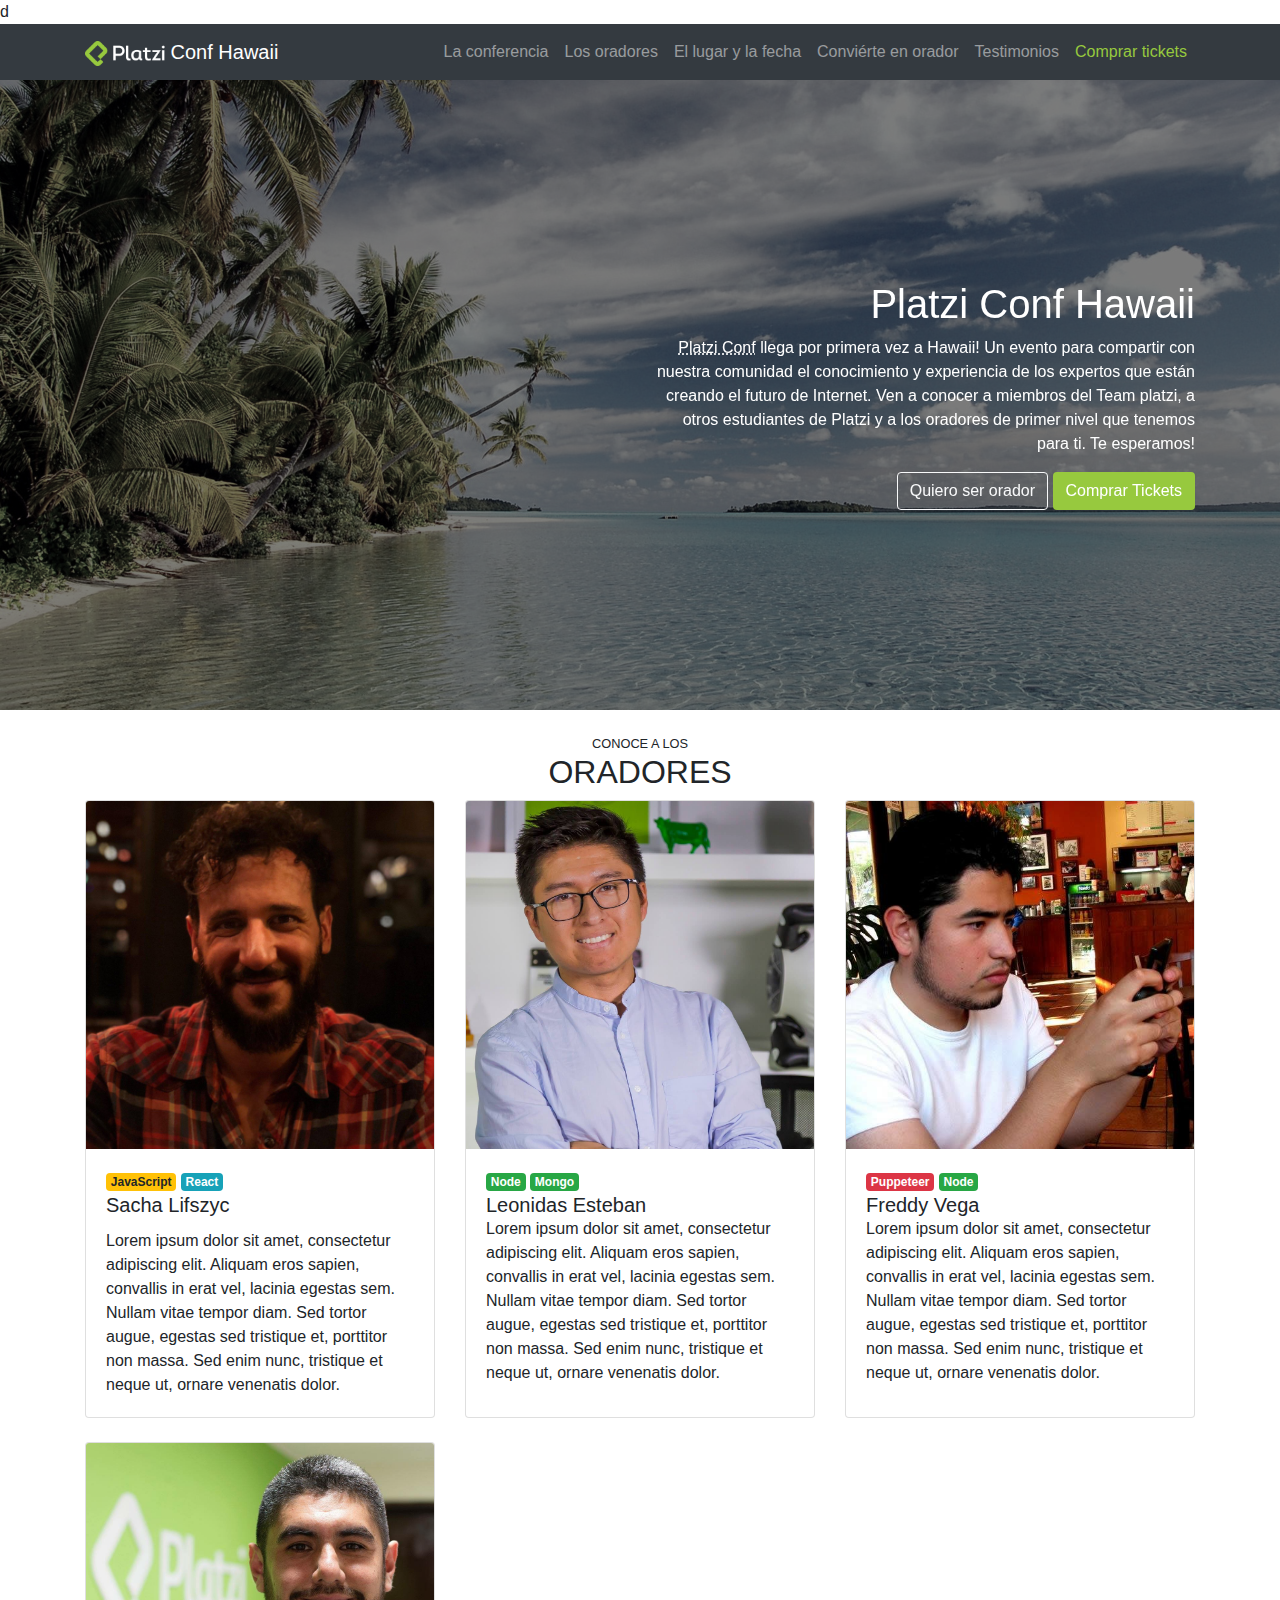
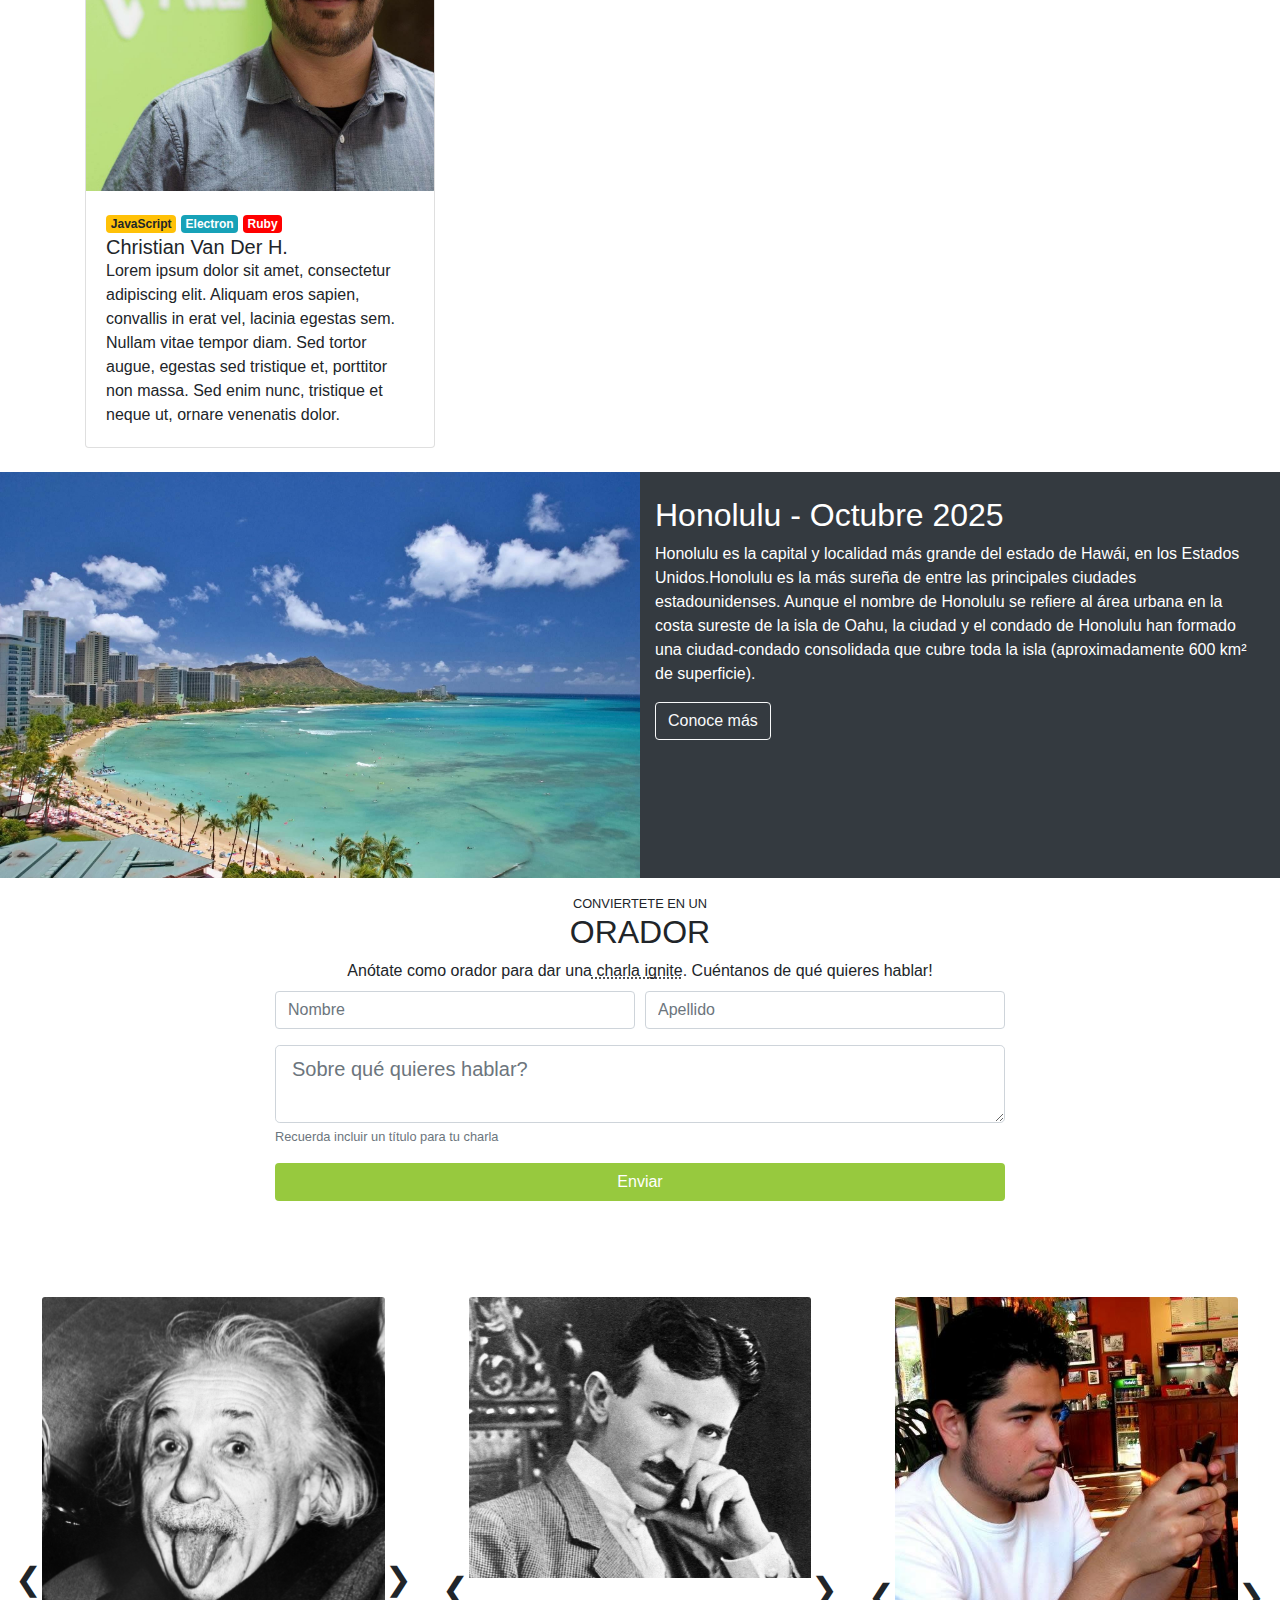
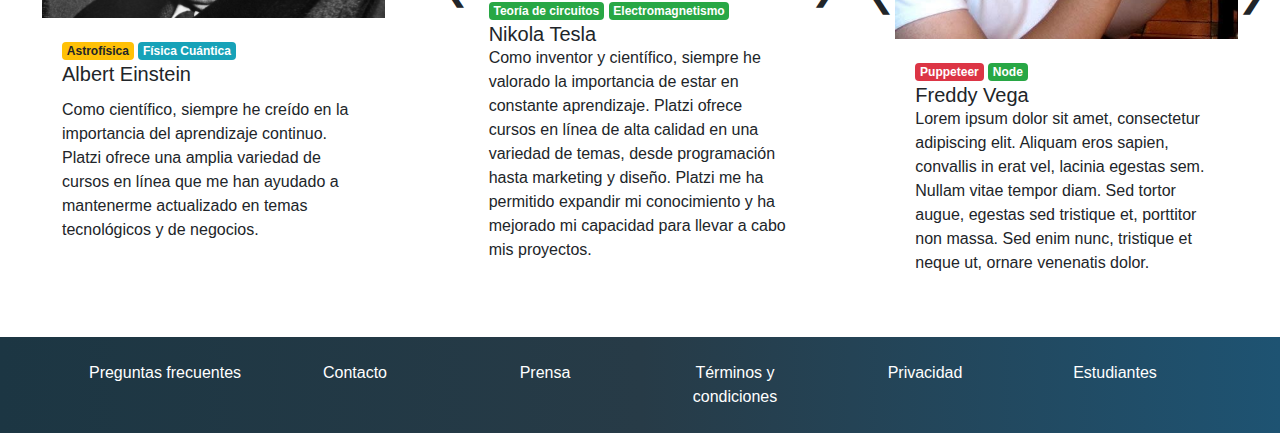
<file: index.html>
d<!doctype html>
<html lang="en">
  <head>
    <!-- Required meta tags -->
    <meta charset="utf-8">
    <meta name="viewport" content="width=device-width, initial-scale=1, shrink-to-fit=no">

    <!-- Bootstrap CSS -->
    <link rel="stylesheet" href="https://stackpath.bootstrapcdn.com/bootstrap/4.4.1/css/bootstrap.min.css" integrity="sha384-Vkoo8x4CGsO3+Hhxv8T/Q5PaXtkKtu6ug5TOeNV6gBiFeWPGFN9MuhOf23Q9Ifjh" crossorigin="anonymous">
    <link rel="stylesheet" href="css/index.css">
    <title>Proyecto Bootstrap</title>
    
  </head>
  <body data-spy="scroll" data-target="#navbar" data-offset="57">
        <nav id="header" class="navbar navbar-expand-lg navbar-dark bg-dark sticky-top">
    <div class="container">
      <a class="navbar-brand" href="#">
        <img src="images/platzi-logo.png" alt="Logo de Platzi">
        Conf Hawaii
      </a>
      <button class="navbar-toggler" type="button" data-toggle="collapse" data-target="#navbar" aria-controls="navbarSupportedContent" aria-expanded="false" aria-label="Toggle navigation">
      <span class="navbar-toggler-icon"></span>
      </button>

      <div class="collapse navbar-collapse" id="navbar">
      <ul class="navbar-nav ml-auto">
        <li class="nav-item">
          <a class="nav-link" href="#main">La conferencia <span class="sr-only">(current)</span></a>
        </li>
        <li class="nav-item">
          <a class="nav-link" href="#speakers">Los oradores</a>
        </li>
        <li class="nav-item">
          <a class="nav-link" href="#place-time">El lugar y la fecha</a>
        </li>
        <li class="nav-item">
          <a class="nav-link" href="#conviertete-en-orador">Conviérte en orador</a>
        </li>
        <li class="nav-item">
          <a class="nav-link" href="#testimonies">Testimonios</a>
        </li>
        <li class="nav-item">
          <a class="nav-link text-platzi" href="#" data-toggle="modal" data-target="#modalCompra">Comprar tickets</a>
        </li>
      </ul>
    </div>
</div>
</nav>
    <!-- header -->
    <!-- /header -->

    <!-- Main --> 
    <main id="main">
        <div id="carousel" class="carousel slide carousel-fade" data-ride="carousel"  data-pause="false">
            <div class="carousel-inner">
              <div class="carousel-item active">
                <img src="images/hawaii.jpg" class="d-block w-100" alt="Hawaii 1">
              </div>
              <div class="carousel-item">
                <img src="images/hawaii2.jpg" class="d-block w-100" alt="Hawaii 2">
              </div>
              <div class="carousel-item">
                <img src="images/hawaii3.jpeg" class="d-block w-100" alt="Hawaii 3  ">
              </div>
              <div class="overlay">
                <div class="container">
                  <div class="row align-items-center">
                    <div class="col-md-6 offset-md-6 text-center text-md-right">
                      <h1>Platzi Conf Hawaii</h1>
                      <p class="d-none d-md-block"><abbr data-toggle="tooltip" title="La exclusiva conferencia de Platzi"> Platzi Conf</abbr> llega por primera vez a Hawaii! Un evento para
                       compartir con nuestra comunidad el conocimiento y experiencia
                       de los expertos que están creando el futuro de Internet. Ven
                       a conocer a miembros del Team platzi, a otros estudiantes de
                       Platzi y a los oradores de primer nivel que tenemos para  ti.
                       Te esperamos!</p>
                       <a class="btn btn-outline-light" href="#">Quiero ser orador</a>
                       <button class="btn btn-platzi" type="button" data-toggle="modal" data-target="#modalCompra">Comprar Tickets</button>
                    </div>
                  </div>
                </div>
            </div>
          </div>
    </main>
    <!-- /Main-->

    <!-- Speakers -->
    <section id="speakers" class="mt-4">
      <div class="container">
        <div class="row">
            <div class ="col text-center text-uppercase">
              <small>Conoce a los</small>
              <h2>Oradores</h2>
            </div>
        </div>
        <div class="row">
          <div class="col-12 col-md-6 col-lg-4 mb-4">
              <div class="card">
                  <img src="images/sacha.jpg" class="card-img-top" alt="Foto de Sacha">
                  <div class="card-body">
                    <div class="badges">
                      <span class="badge badge-warning">JavaScript</span>
                      <span class="badge badge-info">React</span>
                    </div>
                    <h5 class="card-title">Sacha Lifszyc</h5>
                    <p class="card-text">Lorem ipsum dolor sit amet, consectetur adipiscing elit. Aliquam eros sapien, convallis in erat vel, lacinia egestas sem. Nullam vitae tempor diam. Sed tortor augue, egestas sed tristique et, porttitor non massa. Sed enim nunc, tristique et neque ut, ornare venenatis dolor. </p>
                    
                 </div>
              </div>
          </div>
          <div class="col-12 col-md-6 col-lg-4 mb-4">
              <div class="card">
                  <img src="images/leonidas.jpeg" class="card-img-top" alt="Foto de Leonidas">
                  <div class="card-body">
                    <div class="badges">
                      <span class="badge badge-success">Node</span>
                      <span class="badge badge-success">Mongo</span>
                    </div>
                    <h5 class="card-title mb-0">Leonidas Esteban</h5>
                    <p class="card-text">Lorem ipsum dolor sit amet, consectetur adipiscing elit. Aliquam eros sapien, convallis in erat vel, lacinia egestas sem. Nullam vitae tempor diam. Sed tortor augue, egestas sed tristique et, porttitor non massa. Sed enim nunc, tristique et neque ut, ornare venenatis dolor. </p>
                    
                 </div>
              </div>
          </div>
          <div class="col-12 col-md-6 col-lg-4 mb-4">
              <div class="card">
                  <img src="images/freddy.jpeg" class="card-img-top" alt="Freddy Vega">
                  <div class="card-body">
                    <div class="badges">
                      <span class="badge badge-danger">Puppeteer</span>
                      <span class="badge badge-success">Node</span>
                    </div>
                    <h5 class="card-title mb-0">Freddy Vega</h5>
                    <p class="card-text">Lorem ipsum dolor sit amet, consectetur adipiscing elit. Aliquam eros sapien, convallis in erat vel, lacinia egestas sem. Nullam vitae tempor diam. Sed tortor augue, egestas sed tristique et, porttitor non massa. Sed enim nunc, tristique et neque ut, ornare venenatis dolor. </p>
                    
                 </div>
              </div>
          </div>
          <div class="col-12 col-md-6 col-lg-4 mb-4">
              <div class="card">
                  <img src="images/cvander.jpeg" class="card-img-top" alt="Foto de Christian">
                  <div class="card-body">
                    <div class="badges">
                      <span class="badge badge-warning"><abbr style="text-decoration: none" sanitize="true" data-toggle="tooltip" title="Lenguaje de programación del ámbito web"> JavaScript</abbr></span>
                      <span class="badge badge-info">Electron</span>
                      <span id="badgeRuby" class="badge badge-info">Ruby</span>
                    </div>
                    <h5 class="card-title mb-0">Christian Van Der H.</h5>
                    <p class="card-text">Lorem ipsum dolor sit amet, consectetur adipiscing elit. Aliquam eros sapien, convallis in erat vel, lacinia egestas sem. Nullam vitae tempor diam. Sed tortor augue, egestas sed tristique et, porttitor non massa. Sed enim nunc, tristique et neque ut, ornare venenatis dolor. </p>
                    
                 </div>
              </div>
          </div>
        </div>
      </div>
    </section>
    <!-- /Speakers -->
    <!-- Lugar y Fecha -->
    <section id="place-time">
      <div class="container-fluid">
        <div class="row">
          <div class="col-12 col-lg-6 pl-0 pr-0">
            <img src="images/honolulu.jpg" alt="Honolulu">
          </div>
           <div class="col-12 col-lg-6 pt-4 pb-4">
            <h2>Honolulu - Octubre 2025</h2>
            <p>Honolulu es la capital y localidad más grande del estado de Hawái, en los Estados Unidos.Honolulu es la más sureña de entre las principales ciudades estadounidenses. Aunque el nombre de Honolulu se refiere al área urbana en la costa sureste de la isla de Oahu, la ciudad y el condado de Honolulu han formado una ciudad-condado consolidada que cubre toda la isla (aproximadamente 600 km² de superficie).
            </p>
            <a class="btn btn-outline-light" href="https://es.wikipedia.org/wiki/Honolulu">Conoce más</a>
          </div>
        </div>
      </div>
    </section>
    <!-- /Lugar y Fecha -->
    <!-- Conviertete en Orador -->
    <section id="conviertete-en-orador" class="pt-3 pb-3">
      <div class="container">
        <div class="row">
          <div class="col text-uppercase text-center">
            <small>Conviertete en un</small>
            <h2>Orador</h2>
          </div>
        </div>
        <div class="row">
          <div class="col text-center">
            Anótate como orador para dar una<abbr data-toggle="tooltip" title="Charlas de 5 minutos"> charla ignite</abbr>.
            Cuéntanos de qué quieres hablar!
          </div>
        </div>
        <div class="row">
          <div class="col col-md-10 offset-md-1 col-lg-8 offset-lg-2 pt-2">
            <form>
              <div class="form-row">
                <div class="form-group col-12 col-md-6">
                  <input type="text" class="form-control" placeholder="Nombre">
                </div>
                <div class="form-group col-12 col-md-6">
                  <input type="text" class="form-control" placeholder="Apellido">
                </div>
              </div> 
              <div class="form-row">
                <div class="form-group col">
                  <textarea name="text" class="form-control form-control-lg" placeholder="Sobre qué quieres hablar?"></textarea>
                  <small class="form-text text-muted">Recuerda incluir un título para tu charla</small>
                </div>
              </div>
              <div class="form-row">
                <div class="col">
                  <button type="button" class="btn btn-platzi btn-block">Enviar</button>
                </div>
              </div>
            </form>
          </div>
        </div>
      </div>
    </section>
    <!-- Testimonios -->
    <section id="testimonies" class="mt-4">
      <div class="box-wrapper">
      <div class="container-section-testimonies d-flex align-items-center">
<!--        <a class="prev" onclick="prevSlide()">&#10094;</a>
 -->      <div class="testimonial-carousel d-flex">
        <div class="testimonial-slide col-12 col-md-6 col-lg-4 mb-4-slide mx-auto">
          <div class="card-flex d-flex">
            <a class="prev carousel-button" onclick="prevSlide()"> &#10094; </a>
            <div class="card-testimony">
            <img src="images/AlbertEinstein.jpg" class="card-img-top" alt="Foto de Sacha">
            <div class="card-body">
              <div class="badges">
                <span class="badge badge-warning">Astrofísica</span>
                <span class="badge badge-info">Física Cuántica</span>
              </div>
              <h5 class="card-title">Albert Einstein</h5>
              <p class="card-text">Como científico, siempre he creído en la importancia del aprendizaje continuo. Platzi ofrece una amplia variedad de cursos en línea que me han ayudado a mantenerme actualizado en temas tecnológicos y de negocios. </div>
            </div>
              <a class="next carousel-button" onclick="nextSlide()"> &#10095; </a>

              </div>

        </div>
     
        <div class="testimonial-slide col-12 col-md-6 col-lg-4 mb-4-slide mx-auto">
          <div class="card-flex d-flex">
            <a class="prev carousel-button" onclick="prevSlide()">&#10094;</a>
            <div class="card-testimony">
                   <img src="images/nikola-tesla.jpeg" class="card-img-top" alt="Foto de Leonidas">
            <div class="card-body">
              <div class="badges">
            <span class="badge badge-success">Teoría de circuitos</span>
            <span class="badge badge-success">Electromagnetismo</span>
              </div>
               <h5 class="card-title mb-0">Nikola Tesla</h5>
            <p class="card-text">Como inventor y científico, siempre he valorado la importancia de estar en constante aprendizaje. Platzi ofrece cursos en línea de alta calidad en una variedad de temas, desde programación hasta marketing y diseño. Platzi me ha permitido expandir mi conocimiento y ha mejorado mi capacidad para llevar a cabo mis proyectos.
              </div>
            </div>
              <a class="next carousel-button" onclick="nextSlide()">&#10095;</a>

              </div>

        </div>
        <div class="testimonial-slide col-12 col-md-6 col-lg-4 mb-4-slide mx-auto">
          <div class="card-flex d-flex">
            <a class="prev carousel-button" onclick="prevSlide()">&#10094;</a>
            <div class="card-testimony">
                               <img src="images/freddy.jpeg" class="card-img-top" alt="Freddy Vega">

            <div class="card-body">
              <div class="badges">
                <span class="badge badge-danger">Puppeteer</span>
                <span class="badge badge-success">Node</span>
              </div>
               <h5 class="card-title mb-0">Freddy Vega</h5>
              <p class="card-text">Lorem ipsum dolor sit amet, consectetur adipiscing elit. Aliquam eros sapien, convallis in erat vel, lacinia egestas sem. Nullam vitae tempor diam. Sed tortor augue, egestas sed tristique et, porttitor non massa. Sed enim nunc, tristique et neque ut, ornare venenatis dolor.</p>
          
            
              </div>
            </div>
              <a class="next carousel-button" onclick="nextSlide()">&#10095;</a>

              </div>

        </div>
        <div class="testimonial-slide col-12 col-md-6 col-lg-4 mb-4-slide mx-auto">
          <div class="card-flex d-flex">
            <a class="prev carousel-button" onclick="prevSlide()">&#10094;</a>
            <div class="card-testimony">
                                            <img src="images/cvander.jpeg" class="card-img-top" alt="Foto de Christian">


            <div class="card-body">
              <div class="badges">
                  <span class="badge badge-warning">JavaScript</span>
                      <span class="badge badge-info">Electron</span>
                      <span class="badge badge-info">Ruby</span>
              </div>
               <h5 class="card-title mb-0">Christian Van Der H.</h5>
                    <p class="card-text">Lorem ipsum dolor sit amet, consectetur adipiscing elit. Aliquam eros sapien, convallis in erat vel, lacinia egestas sem. Nullam vitae tempor diam. Sed tortor augue, egestas sed tristique et, porttitor non massa. Sed enim nunc, tristique et neque ut, ornare venenatis dolor. </p>
                
            
              </div>
            </div>
              <a class="next carousel-button" onclick="nextSlide()">&#10095;</a>

              </div>

        </div>
        
        
      </div>
<!--       <a class="next" onclick="nextSlide()">&#10095;</a>
 -->
    </div>
  </div>
    </section>
    
      <!-- /Testimonios -->


    <!-- /Conviertete en Orador -->
    <!--footer-->
    <footer id="footer" class="pb-4 pt-4">
      <div class="container">
        <div class="row text-center">
          <div class="col-12 col-lg">
            <a href="#">Preguntas frecuentes</a>
          </div>
          <div class="col-12 col-lg">
            <a href="#">Contacto</a>
          </div>
          <div class="col-12 col-lg">
            <a href="#">Prensa</a>
          </div>
          <div class="col-12 col-lg">
            <a href="#">Términos y condiciones</a>
          </div>
          <div class="col-12 col-lg">
            <a href="#">Privacidad</a>
          </div>
          <div class="col-12 col-lg">
            <a href="#">Estudiantes</a>
          </div>
        </div>
      </div>
    </footer>
    <!-- /footer -->
      
    <!-- Modal -->
    <div class="modal fade" id="modalCompra" tabindex="-1" role="dialog" aria-labelledby="exampleModalCenterTitle" aria-hidden="true">
  <div class="modal-dialog modal-dialog-centered" role="document">
    <div class="modal-content">
      <div class="modal-header">
        <h5 class="modal-title" id="exampleModalCenterTitle">Comprar Tickets</h5>
        <button type="button" class="close" data-dismiss="modal" aria-label="Close">
          <span aria-hidden="true">&times;</span>
        </button>
      </div>
      <div class="modal-body">
        <form>
          <div class="form-row">
            <div class="form-group col">
              <div class="input-group mb-3">
                <div class="input-group-prepend">
                  <span class="input-group-text" id="basic-addon1">@</span>
                </div>
                <input type="text" class="form-control" placeholder="Username" aria-label="Username" aria-describedby="basic-addon1">
              </div>
            </div>
          </div>
        </form>
        <div class="alert alert-warning" role="alert">
          Recibirás un correo de confirmación si ganas el sorteo
        </div>
      </div>
      <div class="modal-footer">
        <button type="button" class="btn btn-secondary" data-dismiss="modal">Cancelar</button>
        <button type="button" class="btn btn-platzi">Comprar</button>
      </div>
    </div>
  </div>
</div>
    <!-- /Modal -->

    <!-- Optional JavaScript -->
    <!-- jQuery first, then Popper.js, then Bootstrap JS -->
    <script src="https://code.jquery.com/jquery-3.4.1.slim.min.js" integrity="sha384-J6qa4849blE2+poT4WnyKhv5vZF5SrPo0iEjwBvKU7imGFAV0wwj1yYfoRSJoZ+n" crossorigin="anonymous"></script>
    <script src="https://cdn.jsdelivr.net/npm/popper.js@1.16.0/dist/umd/popper.min.js" integrity="sha384-Q6E9RHvbIyZFJoft+2mJbHaEWldlvI9IOYy5n3zV9zzTtmI3UksdQRVvoxMfooAo" crossorigin="anonymous"></script>
    <script src="https://stackpath.bootstrapcdn.com/bootstrap/4.4.1/js/bootstrap.min.js" integrity="sha384-wfSDF2E50Y2D1uUdj0O3uMBJnjuUD4Ih7YwaYd1iqfktj0Uod8GCExl3Og8ifwB6" crossorigin="anonymous"></script>
    <script src="js/index.js"></script>
  </body>
</html>
</file>
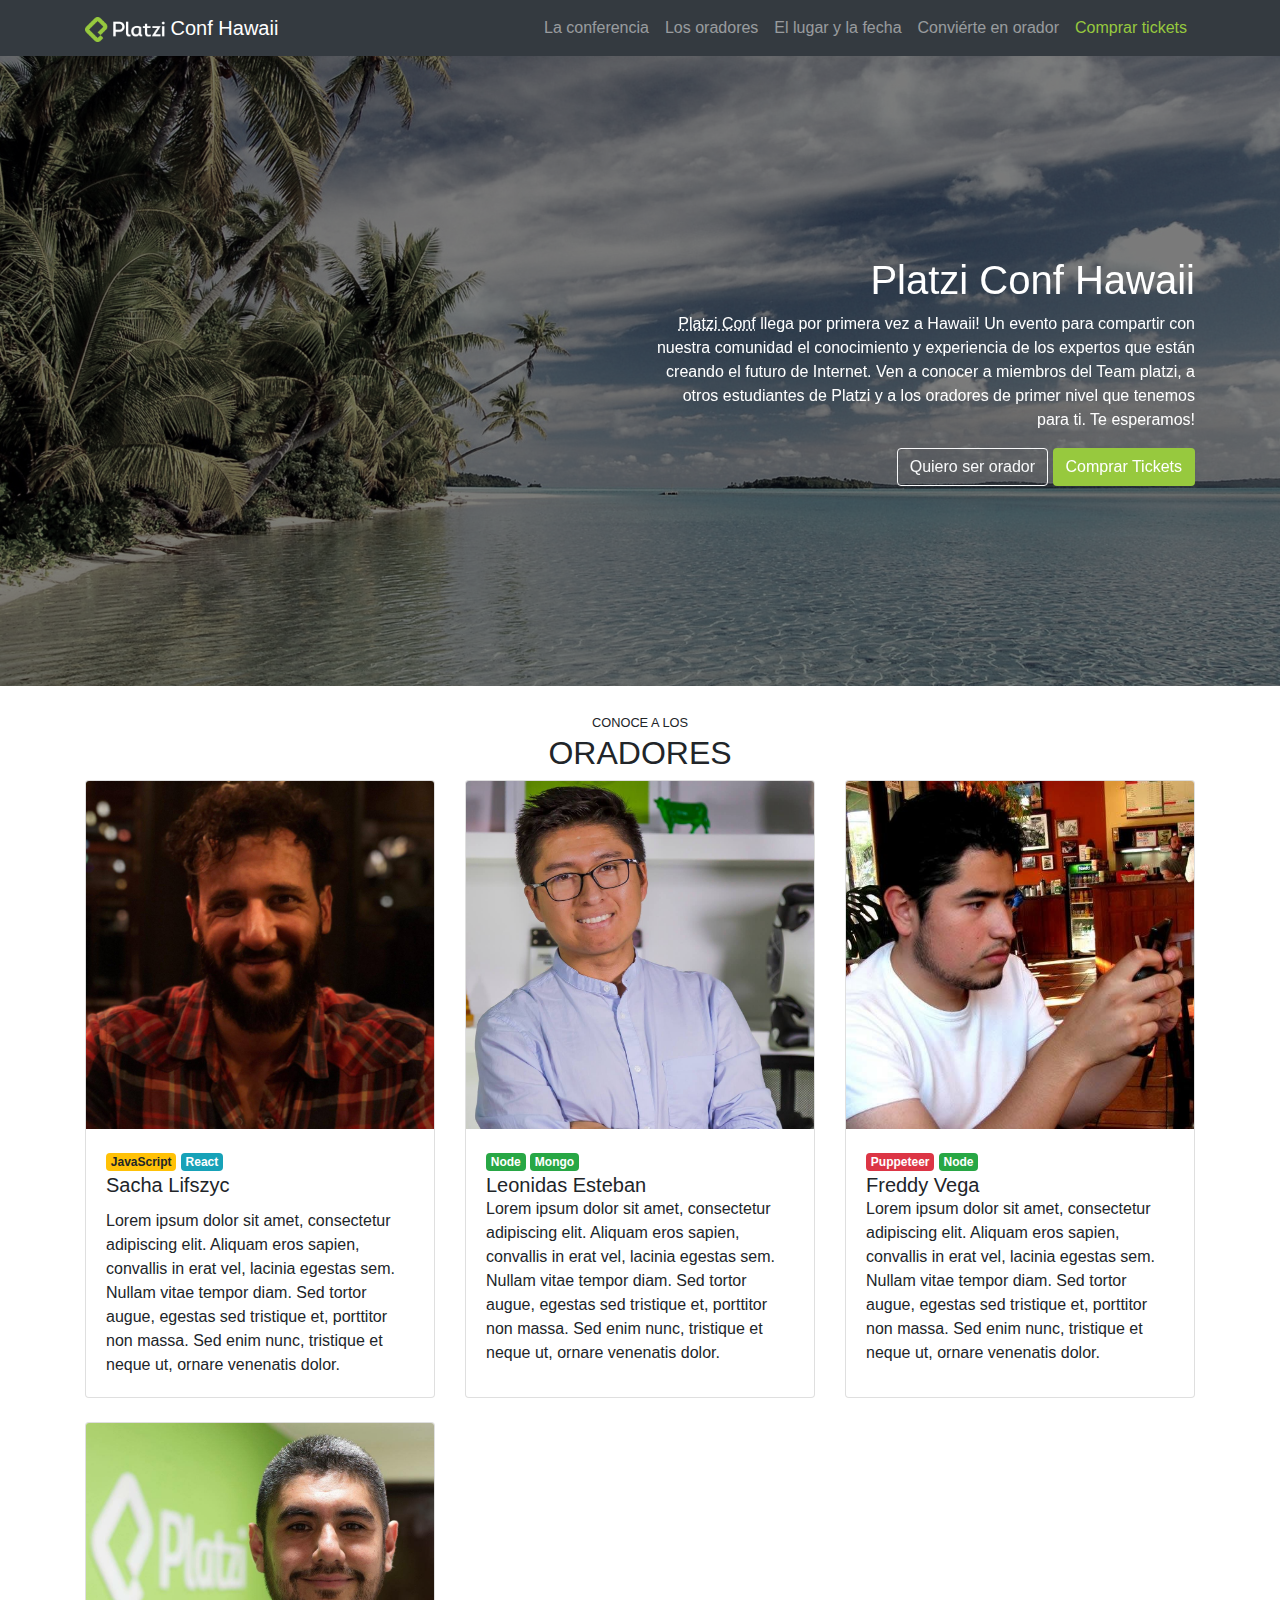
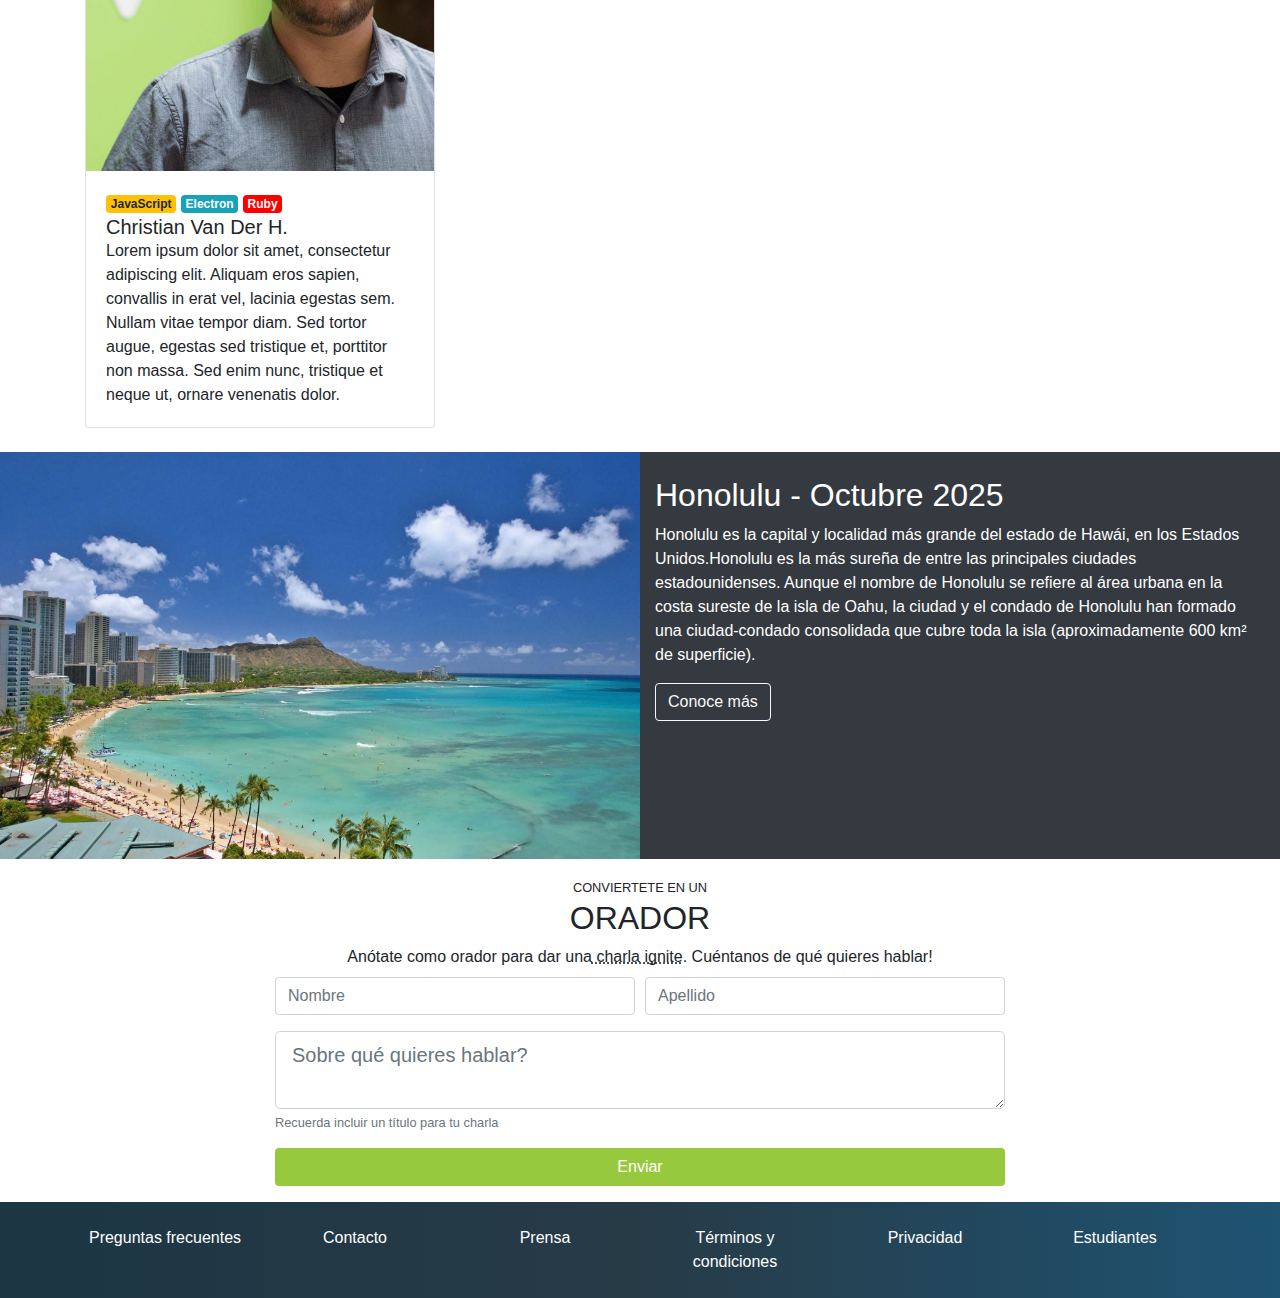
<file: proyecto-bootstrap-platzi.html>
<!doctype html>
<html lang="en">
  <head>
    <!-- Required meta tags -->
    <meta charset="utf-8">
    <meta name="viewport" content="width=device-width, initial-scale=1, shrink-to-fit=no">

    <!-- Bootstrap CSS -->
    <link rel="stylesheet" href="https://stackpath.bootstrapcdn.com/bootstrap/4.4.1/css/bootstrap.min.css" integrity="sha384-Vkoo8x4CGsO3+Hhxv8T/Q5PaXtkKtu6ug5TOeNV6gBiFeWPGFN9MuhOf23Q9Ifjh" crossorigin="anonymous">
    <link rel="stylesheet" href="css/index.css">
    <title>Proyecto Bootstrap</title>
    
  </head>
  <body data-spy="scroll" data-target="#navbar" data-offset="57">
        <nav id="header" class="navbar navbar-expand-lg navbar-dark bg-dark sticky-top">
    <div class="container">
      <a class="navbar-brand" href="#">
        <img src="images/platzi-logo.png" alt="Logo de Platzi">
        Conf Hawaii
      </a>
      <button class="navbar-toggler" type="button" data-toggle="collapse" data-target="#navbar" aria-controls="navbarSupportedContent" aria-expanded="false" aria-label="Toggle navigation">
      <span class="navbar-toggler-icon"></span>
      </button>

      <div class="collapse navbar-collapse" id="navbar">
      <ul class="navbar-nav ml-auto">
        <li class="nav-item">
          <a class="nav-link" href="#main">La conferencia <span class="sr-only">(current)</span></a>
        </li>
        <li class="nav-item">
          <a class="nav-link" href="#speakers">Los oradores</a>
        </li>
        <li class="nav-item">
          <a class="nav-link" href="#place-time">El lugar y la fecha</a>
        </li>
        <li class="nav-item">
          <a class="nav-link" href="#conviertete-en-orador">Conviérte en orador</a>
        </li>
        <li class="nav-item">
          <a class="nav-link text-platzi" href="#" data-toggle="modal" data-target="#modalCompra">Comprar tickets</a>
        </li>
      </ul>
    </div>
</div>
</nav>
    <!-- header -->
    <!-- /header -->

    <!-- Main --> 
    <main id="main">
        <div id="carousel" class="carousel slide carousel-fade" data-ride="carousel"  data-pause="false">
            <div class="carousel-inner">
              <div class="carousel-item active">
                <img src="images/hawaii.jpg" class="d-block w-100" alt="Hawaii 1">
              </div>
              <div class="carousel-item">
                <img src="images/hawaii2.jpg" class="d-block w-100" alt="Hawaii 2">
              </div>
              <div class="carousel-item">
                <img src="images/hawaii3.jpeg" class="d-block w-100" alt="Hawaii 3  ">
              </div>
              <div class="overlay">
                <div class="container">
                  <div class="row align-items-center">
                    <div class="col-md-6 offset-md-6 text-center text-md-right">
                      <h1>Platzi Conf Hawaii</h1>
                      <p class="d-none d-md-block"><abbr data-toggle="tooltip" title="La exclusiva conferencia de Platzi"> Platzi Conf</abbr> llega por primera vez a Hawaii! Un evento para
                       compartir con nuestra comunidad el conocimiento y experiencia
                       de los expertos que están creando el futuro de Internet. Ven
                       a conocer a miembros del Team platzi, a otros estudiantes de
                       Platzi y a los oradores de primer nivel que tenemos para  ti.
                       Te esperamos!</p>
                       <a class="btn btn-outline-light" href="#">Quiero ser orador</a>
                       <button class="btn btn-platzi" type="button" data-toggle="modal" data-target="#modalCompra">Comprar Tickets</button>
                    </div>
                  </div>
                </div>
            </div>
          </div>
    </main>
    <!-- /Main-->

    <!-- Speakers -->
    <section id="speakers" class="mt-4">
      <div class="container">
        <div class="row">
            <div class ="col text-center text-uppercase">
              <small>Conoce a los</small>
              <h2>Oradores</h2>
            </div>
        </div>
        <div class="row">
          <div class="col-12 col-md-6 col-lg-4 mb-4">
              <div class="card">
                  <img src="images/sacha.jpg" class="card-img-top" alt="Foto de Sacha">
                  <div class="card-body">
                    <div class="badges">
                      <span class="badge badge-warning">JavaScript</span>
                      <span class="badge badge-info">React</span>
                    </div>
                    <h5 class="card-title">Sacha Lifszyc</h5>
                    <p class="card-text">Lorem ipsum dolor sit amet, consectetur adipiscing elit. Aliquam eros sapien, convallis in erat vel, lacinia egestas sem. Nullam vitae tempor diam. Sed tortor augue, egestas sed tristique et, porttitor non massa. Sed enim nunc, tristique et neque ut, ornare venenatis dolor. </p>
                    
                 </div>
              </div>
          </div>
          <div class="col-12 col-md-6 col-lg-4 mb-4">
              <div class="card">
                  <img src="images/leonidas.jpeg" class="card-img-top" alt="Foto de Leonidas">
                  <div class="card-body">
                    <div class="badges">
                      <span class="badge badge-success">Node</span>
                      <span class="badge badge-success">Mongo</span>
                    </div>
                    <h5 class="card-title mb-0">Leonidas Esteban</h5>
                    <p class="card-text">Lorem ipsum dolor sit amet, consectetur adipiscing elit. Aliquam eros sapien, convallis in erat vel, lacinia egestas sem. Nullam vitae tempor diam. Sed tortor augue, egestas sed tristique et, porttitor non massa. Sed enim nunc, tristique et neque ut, ornare venenatis dolor. </p>
                    
                 </div>
              </div>
          </div>
          <div class="col-12 col-md-6 col-lg-4 mb-4">
              <div class="card">
                  <img src="images/freddy.jpeg" class="card-img-top" alt="Freddy Vega">
                  <div class="card-body">
                    <div class="badges">
                      <span class="badge badge-danger">Puppeteer</span>
                      <span class="badge badge-success">Node</span>
                    </div>
                    <h5 class="card-title mb-0">Freddy Vega</h5>
                    <p class="card-text">Lorem ipsum dolor sit amet, consectetur adipiscing elit. Aliquam eros sapien, convallis in erat vel, lacinia egestas sem. Nullam vitae tempor diam. Sed tortor augue, egestas sed tristique et, porttitor non massa. Sed enim nunc, tristique et neque ut, ornare venenatis dolor. </p>
                    
                 </div>
              </div>
          </div>
          <div class="col-12 col-md-6 col-lg-4 mb-4">
              <div class="card">
                  <img src="images/cvander.jpeg" class="card-img-top" alt="Foto de Christian">
                  <div class="card-body">
                    <div class="badges">
                      <span class="badge badge-warning"><abbr style="text-decoration: none" sanitize="true" data-toggle="tooltip" title="Lenguaje de programación del ámbito web"> JavaScript</abbr></span>
                      <span class="badge badge-info">Electron</span>
                      <span id="badgeRuby" class="badge badge-info">Ruby</span>
                    </div>
                    <h5 class="card-title mb-0">Christian Van Der H.</h5>
                    <p class="card-text">Lorem ipsum dolor sit amet, consectetur adipiscing elit. Aliquam eros sapien, convallis in erat vel, lacinia egestas sem. Nullam vitae tempor diam. Sed tortor augue, egestas sed tristique et, porttitor non massa. Sed enim nunc, tristique et neque ut, ornare venenatis dolor. </p>
                    
                 </div>
              </div>
          </div>
        </div>
      </div>
    </section>
    <!-- /Speakers -->
    <!-- Lugar y Fecha -->
    <section id="place-time">
      <div class="container-fluid">
        <div class="row">
          <div class="col-12 col-lg-6 pl-0 pr-0">
            <img src="images/honolulu.jpg" alt="Honolulu">
          </div>
           <div class="col-12 col-lg-6 pt-4 pb-4">
            <h2>Honolulu - Octubre 2025</h2>
            <p>Honolulu es la capital y localidad más grande del estado de Hawái, en los Estados Unidos.Honolulu es la más sureña de entre las principales ciudades estadounidenses. Aunque el nombre de Honolulu se refiere al área urbana en la costa sureste de la isla de Oahu, la ciudad y el condado de Honolulu han formado una ciudad-condado consolidada que cubre toda la isla (aproximadamente 600 km² de superficie).
            </p>
            <a class="btn btn-outline-light" href="https://es.wikipedia.org/wiki/Honolulu">Conoce más</a>
          </div>
        </div>
      </div>
    </section>
    <!-- /Lugar y Fecha -->
    <!-- Conviertete en Orador -->
    <section id="conviertete-en-orador" class="pt-3 pb-3">
      <div class="container">
        <div class="row">
          <div class="col text-uppercase text-center">
            <small>Conviertete en un</small>
            <h2>Orador</h2>
          </div>
        </div>
        <div class="row">
          <div class="col text-center">
            Anótate como orador para dar una<abbr data-toggle="tooltip" title="Charlas de 5 minutos"> charla ignite</abbr>.
            Cuéntanos de qué quieres hablar!
          </div>
        </div>
        <div class="row">
          <div class="col col-md-10 offset-md-1 col-lg-8 offset-lg-2 pt-2">
            <form>
              <div class="form-row">
                <div class="form-group col-12 col-md-6">
                  <input type="text" class="form-control" placeholder="Nombre">
                </div>
                <div class="form-group col-12 col-md-6">
                  <input type="text" class="form-control" placeholder="Apellido">
                </div>
              </div> 
              <div class="form-row">
                <div class="form-group col">
                  <textarea name="text" class="form-control form-control-lg" placeholder="Sobre qué quieres hablar?"></textarea>
                  <small class="form-text text-muted">Recuerda incluir un título para tu charla</small>
                </div>
              </div>
              <div class="form-row">
                <div class="col">
                  <button type="button" class="btn btn-platzi btn-block">Enviar</button>
                </div>
              </div>
            </form>
          </div>
        </div>
      </div>
    </section>
    <!-- /Conviertete en Orador -->
    <!--footer-->
    <footer id="footer" class="pb-4 pt-4">
      <div class="container">
        <div class="row text-center">
          <div class="col-12 col-lg">
            <a href="#">Preguntas frecuentes</a>
          </div>
          <div class="col-12 col-lg">
            <a href="#">Contacto</a>
          </div>
          <div class="col-12 col-lg">
            <a href="#">Prensa</a>
          </div>
          <div class="col-12 col-lg">
            <a href="#">Términos y condiciones</a>
          </div>
          <div class="col-12 col-lg">
            <a href="#">Privacidad</a>
          </div>
          <div class="col-12 col-lg">
            <a href="#">Estudiantes</a>
          </div>
        </div>
      </div>
    </footer>
    <!-- /footer -->
      
    <!-- Modal -->
    <div class="modal fade" id="modalCompra" tabindex="-1" role="dialog" aria-labelledby="exampleModalCenterTitle" aria-hidden="true">
  <div class="modal-dialog modal-dialog-centered" role="document">
    <div class="modal-content">
      <div class="modal-header">
        <h5 class="modal-title" id="exampleModalCenterTitle">Comprar Tickets</h5>
        <button type="button" class="close" data-dismiss="modal" aria-label="Close">
          <span aria-hidden="true">&times;</span>
        </button>
      </div>
      <div class="modal-body">
        <form>
          <div class="form-row">
            <div class="form-group col">
              <div class="input-group mb-3">
                <div class="input-group-prepend">
                  <span class="input-group-text" id="basic-addon1">@</span>
                </div>
                <input type="text" class="form-control" placeholder="Username" aria-label="Username" aria-describedby="basic-addon1">
              </div>
            </div>
          </div>
        </form>
        <div class="alert alert-warning" role="alert">
          Recibirás un correo de confirmación si ganas el sorteo
        </div>
      </div>
      <div class="modal-footer">
        <button type="button" class="btn btn-secondary" data-dismiss="modal">Cancelar</button>
        <button type="button" class="btn btn-platzi">Comprar</button>
      </div>
    </div>
  </div>
</div>
    <!-- /Modal -->

    <!-- Optional JavaScript -->
    <!-- jQuery first, then Popper.js, then Bootstrap JS -->
    <script src="https://code.jquery.com/jquery-3.4.1.slim.min.js" integrity="sha384-J6qa4849blE2+poT4WnyKhv5vZF5SrPo0iEjwBvKU7imGFAV0wwj1yYfoRSJoZ+n" crossorigin="anonymous"></script>
    <script src="https://cdn.jsdelivr.net/npm/popper.js@1.16.0/dist/umd/popper.min.js" integrity="sha384-Q6E9RHvbIyZFJoft+2mJbHaEWldlvI9IOYy5n3zV9zzTtmI3UksdQRVvoxMfooAo" crossorigin="anonymous"></script>
    <script src="https://stackpath.bootstrapcdn.com/bootstrap/4.4.1/js/bootstrap.min.js" integrity="sha384-wfSDF2E50Y2D1uUdj0O3uMBJnjuUD4Ih7YwaYd1iqfktj0Uod8GCExl3Og8ifwB6" crossorigin="anonymous"></script>
    <script src="js/index.js"></script>
  </body>
</html>
</file>
<file: css/index.css>
#header img{
	width: 80px;
}

.text-platzi {
	color: #97c93e !Important;
}

.btn-platzi {
	background-color:  #97c93e;
	color: white;
}

.btn-platzi:hover {
	background-color: #82ad36;
	color: white;
}

.card {
	height: 100%;
}

.card img {
 height: 348px;
 object-fit: cover;
}

#place-time {
	background-color: #343a40;
	color: white;
}

#place-time img {
	max-width: 100%;
}

#badgeRuby{
	background-color: red;
	color: white;
}

#main .carousel-inner img {
max-height: 70vh;
object-fit: cover;
filter: grayscale(70%);
}

#carousel {
	position: relative;
}

#carousel .overlay {
	z-index: 1;
	position: absolute;
	top: 0;
	bottom: 0;
	left: 0;
	right: 0;
	background-color: rgba(0,0,0,0.5);
	color: white;
}

#carousel .overlay .container,
#carousel .overlay .row {
	height: 100%
}

/*
body {
	background: yellow;
}
*/

footer {
	background: linear-gradient(90deg, #1c3643 0, #273b47 50%, #1e5372);
}

footer a {
	color: white;
}

/*
.a{
	color: orange;
}
.footer {
	background: linear-gradient(90deg, #1c3643 0, #273b47 50%, #1e5372);
}
*/

/* ---MAQUETACIÓN DE LA SECCIÓN DE TESTIMONIOS---
 */
.carousel-button {
	font-size: 2rem;
/* 	border: 1px solid red;
 */	/* display: inline-block !important; 
 	*/
    display: flex;
    align-items: center;
    justify-content: center;

 }

 .card-testimony{
	display: inline-block;
 }

 .card-flex{
	display: flex;
 }

 .box-wrapper{
	margin-top: 4rem;
	box-sizing: border-box;
	height: 40rem;
 }

 @media only screen and (max-width: 768px) {
	.box-wrapper {
	padding-top: 4rem;
	}
	}
</file>
